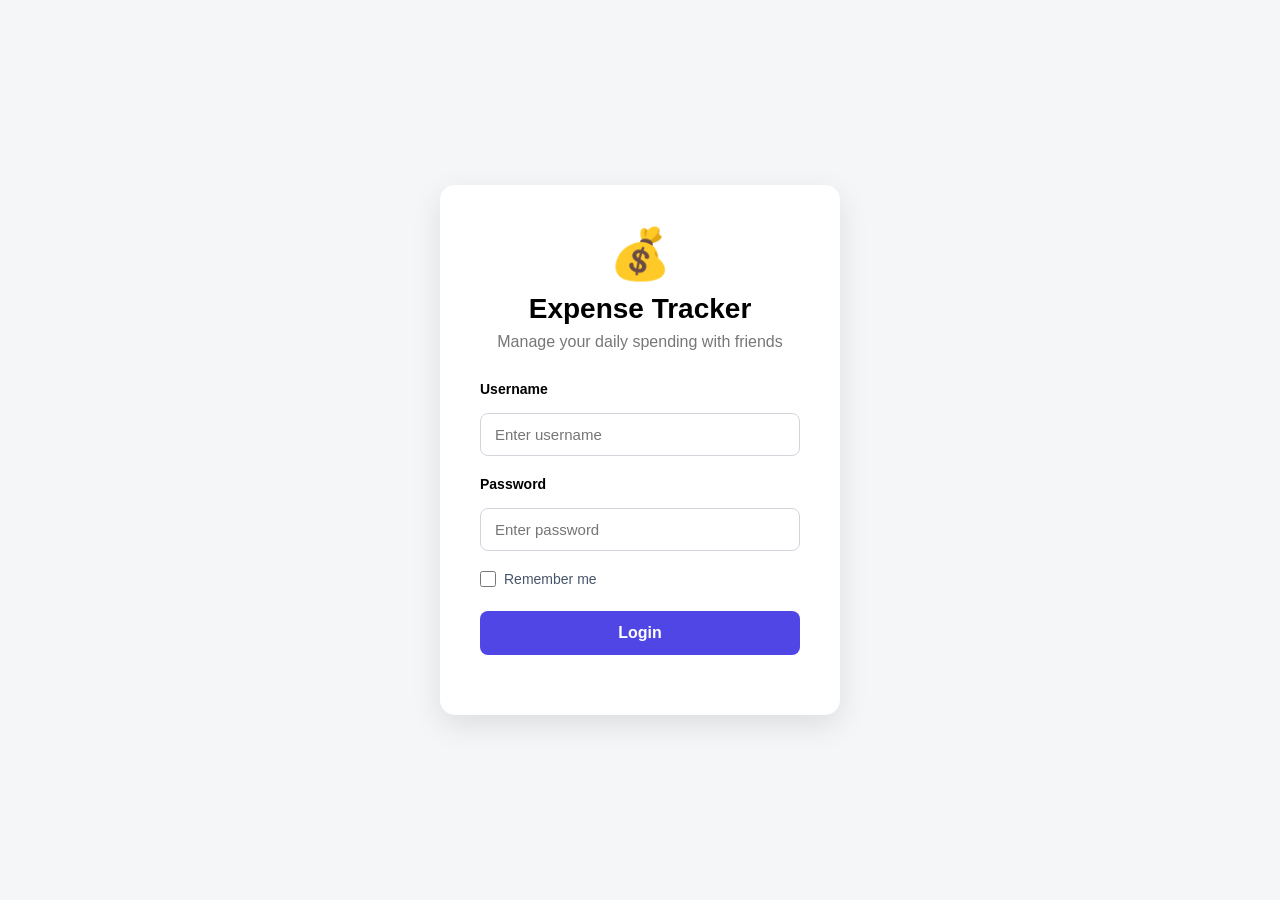
<file: index.html>
<!DOCTYPE html>
<html lang="en">
<head>
    <meta charset="UTF-8">
    <meta name="viewport" content="width=device-width, initial-scale=1.0">

    <title>Expense Tracker - Login</title>

    <link rel="stylesheet" href="css/style.css">
</head>

<body>

    <div class="login-container">

        <div class="login-box">

            <div class="logo">💰</div>

            <h1>Expense Tracker</h1>

            <p class="subtitle">
                Manage your daily spending with friends
            </p>

            <form id="loginForm">

                <div class="form-group">
                    <label for="username">Username</label>

                    <input
                        type="text"
                        id="username"
                        placeholder="Enter username"
                        autocomplete="off"
                        required
                    >
                </div>

                <div class="form-group">
                    <label for="password">Password</label>

                    <input
                        type="password"
                        id="password"
                        placeholder="Enter password"
                        autocomplete="new-password"
                        required
                    >
                    
                </div>
                
<div class="remember-me">
    <label>
        <input type="checkbox" id="rememberMe">
        <span>Remember me</span>
    </label>
</div>


                <button type="submit" class="login-btn">
                    Login
                </button>

            </form>

            <p id="loginMessage"></p>

        </div>

    </div>
    <script src="js/notifications.js"></script>
    <script src="js/script.js"></script>

</body>
</html>
</file>
<file: css/style.css>
* {
    margin: 0;
    padding: 0;
    box-sizing: border-box;
}

body {
    font-family: Arial, sans-serif;
    background: #f4f6f8;
    min-height: 100vh;
}

/* Login container */

.login-container {
    min-height: 100vh;

    display: flex;
    justify-content: center;
    align-items: center;

    padding: 20px;
}

/* Login box */

.login-box {
    width: 400px;

    background: white;

    padding: 40px;

    border-radius: 15px;

    box-shadow: 0 10px 30px rgba(0, 0, 0, 0.1);

    text-align: center;
}

/* Logo */

.logo {
    font-size: 50px;
    margin-bottom: 10px;
}

.login-box h1 {
    font-size: 28px;
    margin-bottom: 8px;
}

.subtitle {
    color: #777;
    margin-bottom: 30px;
}

/* Form */

.form-group {
    text-align: left;
    margin-bottom: 20px;
}

.form-group label {
    display: block;

    margin-bottom: 8px;

    font-weight: 600;
}

.form-group input,
.form-group select {
    width: 100%;

    padding: 12px;

    border: 1px solid #d5d9dd;

    border-radius: 8px;

    font-size: 15px;

    outline: none;
}

.form-group input:focus,
.form-group select:focus {
    border-color: #4f46e5;
}

/* Login button */

.login-btn {
    width: 100%;

    padding: 13px;

    border: none;

    border-radius: 8px;

    background: #4f46e5;

    color: white;

    font-size: 16px;

    font-weight: bold;

    cursor: pointer;
}

.login-btn:hover {
    background: #4338ca;
}

/* Login message */

#loginMessage {
    margin-top: 20px;

    font-size: 14px;
}   

/* ==============================
   DASHBOARD
================================ */

.dashboard-header {
    background: white;

    height: 70px;

    padding: 0 40px;

    display: flex;

    align-items: center;

    justify-content: space-between;

    border-bottom: 1px solid #e5e7eb;
}

.brand {
    font-size: 20px;

    font-weight: bold;
}

.user-section {
    display: flex;

    align-items: center;

    gap: 15px;
}

.user-section button {
    padding: 8px 15px;

    border: none;

    border-radius: 7px;

    background: #ef4444;

    color: white;

    cursor: pointer;
}

.dashboard-container {
    max-width: 1200px;

    margin: auto;

    padding: 40px 25px;
}

.welcome-section {
    margin-bottom: 30px;
}

.welcome-section h1 {
    margin-bottom: 8px;
}

.welcome-section p {
    color: #6b7280;
}

/* ==============================
   FORM PAGES
================================ */

.form-container {
    width: min(100% - 30px, 1000px);

    margin: 0 auto;

    padding: 40px 0;
}

.page-title {
    margin-bottom: 30px;
}

.page-title h1 {
    margin-bottom: 8px;
}

.page-title p {
    color: #6b7280;

    line-height: 1.5;
}


/* Form sections */

.form-section {
    background: white;

    padding: clamp(20px, 4vw, 35px);

    border-radius: 14px;

    margin-bottom: 25px;

    box-shadow:
        0 4px 15px rgba(0,0,0,0.06);
}

.form-section h2 {
    margin-bottom: 20px;
}

.section-description {
    color: #6b7280;

    font-size: 14px;

    line-height: 1.5;

    margin-top: -10px;

    margin-bottom: 20px;
}


/* Form grid */

.form-grid {
    display: grid;

    grid-template-columns:
        repeat(2, minmax(0, 1fr));

    gap: 20px;
}

.full-width {
    grid-column: 1 / -1;
}


/* Inputs */

.form-group {
    display: flex;

    flex-direction: column;

    gap: 8px;
}

.form-group label {
    font-weight: 600;

    font-size: 14px;
}

.optional {
    color: #9ca3af;

    font-weight: normal;
}

.form-group input,
.form-group select,
.form-group textarea {
    width: 100%;

    padding: 12px 14px;

    border: 1px solid #d1d5db;

    border-radius: 8px;

    font-size: 15px;

    font-family: inherit;

    outline: none;

    background: white;
}

.form-group textarea {
    resize: vertical;
}

.form-group input:focus,
.form-group select:focus,
.form-group textarea:focus {
    border-color: #4f46e5;

    box-shadow:
        0 0 0 3px rgba(79,70,229,0.1);
}


/* Section title */

.section-title-row {
    display: flex;

    justify-content: space-between;

    align-items: flex-start;

    gap: 20px;

    margin-bottom: 20px;
}

.select-all-btn {
    padding: 9px 15px;

    border: 1px solid #4f46e5;

    background: white;

    color: #4f46e5;

    border-radius: 7px;

    cursor: pointer;

    white-space: nowrap;
}


/* Person rows */

.person-row {
    display: flex;

    align-items: center;

    justify-content: space-between;

    gap: 20px;

    padding: 15px;

    border: 1px solid #e5e7eb;

    border-radius: 10px;

    margin-bottom: 12px;
}

.person-check {
    display: flex;

    align-items: center;

    gap: 10px;

    font-weight: 600;
}

.person-check input {
    width: 18px;

    height: 18px;

    cursor: pointer;
}

.person-check label {
    cursor: pointer;
}

.person-amount-input {
    display: flex;

    align-items: center;

    width: min(180px, 45%);
}

.person-amount-input span {
    padding: 11px 10px;

    background: #f3f4f6;

    border: 1px solid #d1d5db;

    border-right: none;

    border-radius: 8px 0 0 8px;

    color: #6b7280;
}

.person-amount-input input {
    width: 100%;

    padding: 11px;

    border: 1px solid #d1d5db;

    border-radius: 0 8px 8px 0;

    outline: none;

    font-size: 15px;
}

.person-amount-input input:disabled {
    background: #f3f4f6;

    cursor: not-allowed;
}


/* Amount summary */

.amount-summary {
    display: grid;

    grid-template-columns:
        repeat(3, 1fr);

    gap: 15px;

    margin-top: 25px;

    padding-top: 25px;

    border-top: 1px solid #e5e7eb;
}

.amount-summary > div {
    background: #f9fafb;

    padding: 18px;

    border-radius: 10px;

    text-align: center;
}

.amount-summary span {
    display: block;

    color: #6b7280;

    font-size: 13px;

    margin-bottom: 7px;
}

.amount-summary strong {
    font-size: 20px;
}


/* Messages */

.form-message {
    margin-top: 15px;

    font-size: 14px;

    font-weight: 600;
}

.form-message.success {
    color: #16a34a;
}

.form-message.warning {
    color: #d97706;
}

.form-message.error {
    color: #dc2626;
}


/* Buttons */

.form-actions {
    display: flex;

    justify-content: flex-end;

    gap: 12px;

    margin-bottom: 40px;
}

.cancel-btn,
.save-btn {
    padding: 12px 24px;

    border-radius: 8px;

    font-size: 15px;

    font-weight: 600;

    cursor: pointer;
}

.cancel-btn {
    border: 1px solid #d1d5db;

    background: white;

    color: #374151;
}

.save-btn {
    border: none;

    background: #4f46e5;

    color: white;
}

.save-btn:hover {
    background: #4338ca;
}


/* ==============================
   MOBILE
================================ */

@media (max-width: 700px) {

    .dashboard-header {
        height: auto;

        min-height: 65px;

        padding: 12px 15px;

        gap: 10px;
    }

    .brand {
        font-size: 17px;
    }

    .user-section {
        gap: 8px;

        font-size: 13px;
    }

    .user-section button {
        padding: 7px 10px;
    }


    .form-container {
        width: min(100% - 20px, 1000px);

        padding-top: 25px;
    }


    .form-grid {
        grid-template-columns: 1fr;
    }

    .full-width {
        grid-column: auto;
    }


    .section-title-row {
        flex-direction: column;
    }

    .select-all-btn {
        width: 100%;
    }


    .person-row {
        padding: 12px;

        gap: 12px;
    }

    .person-amount-input {
        width: 45%;
    }


    .amount-summary {
        grid-template-columns: 1fr;
    }


    .form-actions {
        flex-direction: column-reverse;
    }

    .cancel-btn,
    .save-btn {
        width: 100%;

        min-height: 46px;
    }

}


/* Small phones */

@media (max-width: 400px) {

    .dashboard-header {
        align-items: flex-start;

        flex-direction: column;
    }

    .user-section {
        width: 100%;

        justify-content: space-between;
    }

    .page-title h1 {
        font-size: 25px;
    }

    .form-section {
        padding: 17px;
    }

    .person-row {
        align-items: flex-start;

        flex-direction: column;
    }

    .person-amount-input {
        width: 100%;
    }

}


/* Summary */

.summary-cards {
    display: grid;

    grid-template-columns:
        repeat(4, 1fr);

    gap: 20px;

    margin-bottom: 40px;
}

.summary-card {
    background: white;

    padding: 25px;

    border-radius: 12px;

    display: flex;

    align-items: center;

    gap: 18px;

    box-shadow:
        0 4px 15px rgba(0,0,0,0.06);
}

.card-icon {
    font-size: 30px;
}

.summary-card p {
    color: #6b7280;

    margin-bottom: 5px;
}

.summary-card h2 {
    font-size: 24px;
}


/* Menu */

.dashboard-menu {
    margin-bottom: 40px;
}

.dashboard-menu > h2 {
    margin-bottom: 20px;
}

.menu-grid {
    display: grid;

    grid-template-columns:
        repeat(3, 1fr);

    gap: 20px;
}

.menu-card {
    position: relative;

    background: white;

    padding: 25px;

    border-radius: 12px;

    text-decoration: none;

    color: #111827;

    box-shadow:
        0 4px 15px rgba(0,0,0,0.06);

    transition: 0.2s;
}

.menu-card:hover {
    transform: translateY(-3px);

    box-shadow:
        0 8px 20px rgba(0,0,0,0.1);
}

.menu-icon {
    font-size: 32px;

    margin-bottom: 15px;
}

.menu-card h3 {
    margin-bottom: 8px;
}

.menu-card p {
    color: #6b7280;

    line-height: 1.5;
}


/* Request badge */

.request-badge {
    position: absolute;

    top: 15px;

    right: 15px;

    min-width: 25px;

    height: 25px;

    padding: 4px 7px;

    background: #ef4444;

    color: white;

    border-radius: 20px;

    text-align: center;

    font-size: 12px;

    font-weight: bold;
}


/* Transactions */

.transactions-section {
    background: white;

    padding: 25px;

    border-radius: 12px;

    box-shadow:
        0 4px 15px rgba(0,0,0,0.06);
}

.section-header {
    display: flex;

    justify-content: space-between;

    align-items: center;

    margin-bottom: 25px;
}

.section-header span {
    color: #6b7280;

    font-size: 14px;
}

.empty-state {
    text-align: center;

    padding: 40px;

    color: #6b7280;
}

.empty-state div {
    font-size: 40px;

    margin-bottom: 10px;
}

.empty-state h3 {
    color: #374151;

    margin-bottom: 8px;
}


/* Responsive */

@media (max-width: 900px) {

    .summary-cards {
        grid-template-columns:
            repeat(2, 1fr);
    }

    .menu-grid {
        grid-template-columns:
            repeat(2, 1fr);
    }

}


@media (max-width: 600px) {

    .dashboard-header {
        padding: 0 15px;
    }

    .summary-cards {
        grid-template-columns: 1fr;
    }

    .menu-grid {
        grid-template-columns: 1fr;
    }

}

/* ==============================
   PERSON TRANSACTIONS
================================ */

.transaction-list {
    display: flex;

    flex-direction: column;

    gap: 12px;
}

.transaction-card {
    display: flex;

    justify-content: space-between;

    align-items: center;

    gap: 20px;

    padding: 18px;

    border: 1px solid #e5e7eb;

    border-radius: 10px;

    background: #fff;
}

.transaction-main {
    display: flex;

    align-items: center;

    gap: 15px;

    min-width: 0;
}

.transaction-icon {
    width: 45px;

    height: 45px;

    flex-shrink: 0;

    display: flex;

    align-items: center;

    justify-content: center;

    background: #f3f4f6;

    border-radius: 10px;

    font-size: 23px;
}

.transaction-main h3 {
    margin-bottom: 5px;

    word-break: break-word;
}

.transaction-main p {
    color: #6b7280;

    font-size: 13px;
}

.transaction-info {
    display: flex;

    gap: 30px;

    text-align: right;
}

.transaction-info span {
    display: block;

    color: #6b7280;

    font-size: 12px;

    margin-bottom: 5px;
}

.transaction-info strong {
    font-size: 15px;
}

.change-request-section {
    margin-top: 25px;
}


/* Mobile transaction layout */

@media (max-width: 700px) {

    .transaction-card {
        align-items: stretch;

        flex-direction: column;

        gap: 15px;
    }

    .transaction-info {
        display: grid;

        grid-template-columns:
            repeat(3, 1fr);

        gap: 10px;

        text-align: left;

        padding-top: 15px;

        border-top: 1px solid #e5e7eb;
    }

}


@media (max-width: 450px) {

    .transaction-info {
        grid-template-columns: 1fr;
    }

}

/* ========================================
   PROFESSIONAL ALERT / MODAL
======================================== */

.app-alert-overlay {
    position: fixed;

    inset: 0;

    z-index: 99999;

    display: flex;

    align-items: center;

    justify-content: center;

    padding: 20px;

    background:
        rgba(15, 23, 42, 0.55);

    backdrop-filter: blur(4px);

    animation:
        alertOverlayIn 0.2s ease;
}


.app-alert-modal {
    position: relative;

    width: min(
        100%,
        430px
    );

    background: #ffffff;

    border-radius: 18px;

    padding: 32px 28px 28px;

    text-align: center;

    box-shadow:
        0 20px 60px
        rgba(0, 0, 0, 0.20);

    animation:
        alertModalIn 0.25s ease;
}


.app-alert-close {
    position: absolute;

    top: 12px;

    right: 14px;

    width: 32px;

    height: 32px;

    border: none;

    border-radius: 50%;

    background: transparent;

    color: #6b7280;

    font-size: 24px;

    line-height: 1;

    cursor: pointer;
}


.app-alert-close:hover {
    background: #f3f4f6;

    color: #111827;
}


/* ========================================
   ICON
======================================== */

.app-alert-icon {
    width: 64px;

    height: 64px;

    margin: 0 auto 18px;

    display: flex;

    align-items: center;

    justify-content: center;

    border-radius: 50%;

    font-size: 30px;

    font-weight: 700;
}


.app-alert-icon.success {
    background: #dcfce7;

    color: #16a34a;
}


.app-alert-icon.error {
    background: #fee2e2;

    color: #dc2626;
}


.app-alert-icon.warning {
    background: #fef3c7;

    color: #d97706;
}


.app-alert-icon.info {
    background: #dbeafe;

    color: #2563eb;
}


/* ========================================
   TEXT
======================================== */

.app-alert-modal h3 {
    margin: 0 0 10px;

    color: #111827;

    font-size: 21px;
}


.app-alert-modal p {
    margin: 0 auto 24px;

    max-width: 350px;

    color: #6b7280;

    font-size: 15px;

    line-height: 1.6;

    word-break: break-word;
}


/* ========================================
   OK BUTTON
======================================== */

.app-alert-button {
    width: 100%;

    min-height: 46px;

    border: none;

    border-radius: 9px;

    color: #ffffff;

    font-size: 15px;

    font-weight: 600;

    cursor: pointer;

    transition:
        transform 0.15s ease,
        opacity 0.15s ease;
}


.app-alert-button:hover {
    opacity: 0.9;

    transform: translateY(-1px);
}


.app-alert-button.success {
    background: #16a34a;
}


.app-alert-button.error {
    background: #dc2626;
}


.app-alert-button.warning {
    background: #d97706;
}


.app-alert-button.info {
    background: #2563eb;
}


/* ========================================
   CONFIRM BUTTONS
======================================== */

.app-confirm-buttons {
    display: flex;

    gap: 12px;
}


.app-confirm-cancel,
.app-confirm-ok {
    flex: 1;

    min-height: 46px;

    border-radius: 9px;

    font-size: 15px;

    font-weight: 600;

    cursor: pointer;
}


.app-confirm-cancel {
    border: 1px solid #d1d5db;

    background: #ffffff;

    color: #374151;
}


.app-confirm-cancel:hover {
    background: #f3f4f6;
}


.app-confirm-ok {
    border: none;

    background: #dc2626;

    color: #ffffff;
}


.app-confirm-ok:hover {
    background: #b91c1c;
}


/* ========================================
   ANIMATIONS
======================================== */

@keyframes alertOverlayIn {

    from {
        opacity: 0;
    }

    to {
        opacity: 1;
    }

}


@keyframes alertModalIn {

    from {
        opacity: 0;

        transform:
            translateY(15px)
            scale(0.96);
    }

    to {
        opacity: 1;

        transform:
            translateY(0)
            scale(1);
    }

}


/* ========================================
   MOBILE
======================================== */

@media (max-width: 500px) {

    .app-alert-overlay {
        padding: 15px;
    }


    .app-alert-modal {
        padding:
            28px 20px 22px;

        border-radius: 16px;
    }


    .app-alert-icon {
        width: 56px;

        height: 56px;

        font-size: 26px;
    }


    .app-alert-modal h3 {
        font-size: 19px;
    }


    .app-alert-modal p {
        font-size: 14px;
    }

}



.remember-me {
    margin: 12px 0 20px;
    text-align: left;
}

.remember-me label {
    display: inline-flex;
    align-items: center;
    gap: 8px;
    font-size: 14px;
    color: #475569;
    cursor: pointer;
}

.remember-me input[type="checkbox"] {
    width: 16px;
    height: 16px;
    margin: 0;
    cursor: pointer;
    accent-color: #2563eb;
}
</file>
